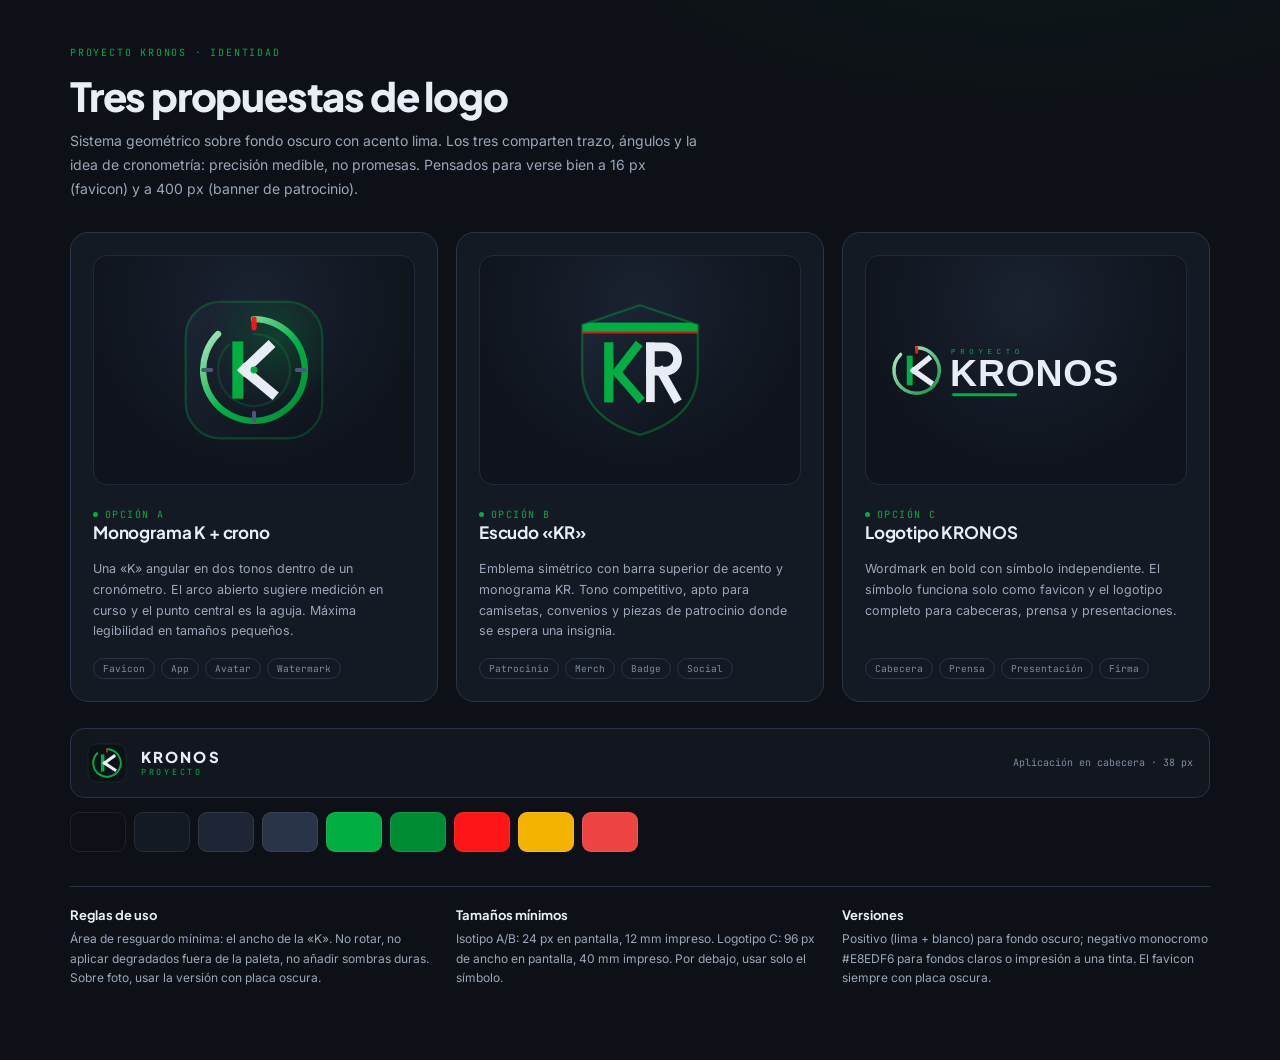
<file: logos.html>
<!DOCTYPE html>
<html lang="es">
<head>
<meta charset="utf-8">
<meta name="viewport" content="width=device-width, initial-scale=1">
<title>Proyecto Kronos — Propuestas de logo</title>
<link href="https://fonts.googleapis.com/css2?family=Plus+Jakarta+Sans:wght@500;600;700;800&family=Inter:wght@400;500;600&family=JetBrains+Mono:wght@400;500&display=swap" rel="stylesheet">
<link rel="icon" type="image/svg+xml" href="favicon.svg">
<style>
  :root{
    --bg:#0D1017; --card:#141A24; --line:#2A3448; --text:#E8EDF6;
    --muted:#9AA6BA; --dim:#7E8BA3; --lime:#00AE42; --gold:#F5B301;
  }
  *{box-sizing:border-box}
  body{
    margin:0; background:
      radial-gradient(900px 420px at 80% -10%, rgba(0,174,66,.06), transparent 60%),
      var(--bg);
    color:var(--text); font-family:'Inter',sans-serif;
  }
  .wrap{max-width:1180px;margin:0 auto;padding:40px 20px 72px}
  .eyebrow{font-family:'JetBrains Mono',monospace;font-size:10px;letter-spacing:.18em;text-transform:uppercase;color:var(--lime)}
  h1{font-family:'Plus Jakarta Sans',sans-serif;font-size:clamp(26px,4vw,40px);font-weight:800;letter-spacing:-.03em;margin:10px 0 8px}
  .lead{color:var(--muted);max-width:70ch;font-size:14px;line-height:1.7;margin:0 0 32px}
  .grid{display:grid;grid-template-columns:repeat(auto-fit,minmax(300px,1fr));gap:18px}
  .card{background:var(--card);border:1px solid var(--line);border-radius:18px;padding:22px;display:flex;flex-direction:column;gap:16px}
  .stage{
    display:flex;align-items:center;justify-content:center;min-height:230px;
    border-radius:14px;border:1px solid #202A3B;
    background:radial-gradient(circle at 50% 20%, #1A2231, #0F141C 70%);
    padding:22px;
  }
  .stage img{max-width:100%;height:auto}
  .stage.icon img{width:148px}
  .stage.word img{width:min(100%,380px)}
  .tag{display:inline-flex;align-items:center;gap:7px;font-family:'JetBrains Mono',monospace;font-size:10px;letter-spacing:.14em;text-transform:uppercase;color:var(--lime)}
  .dot{width:5px;height:5px;border-radius:999px;background:var(--lime)}
  h2{font-family:'Plus Jakarta Sans',sans-serif;font-size:17px;font-weight:700;margin:0;letter-spacing:-.01em}
  p{color:var(--muted);font-size:12.5px;line-height:1.65;margin:0}
  .uses{display:flex;flex-wrap:wrap;gap:6px;margin-top:auto}
  .uses span{font-family:'JetBrains Mono',monospace;font-size:9.5px;color:var(--dim);border:1px solid var(--line);border-radius:999px;padding:3px 9px}
  .row{display:flex;align-items:center;gap:14px;padding:14px 16px;border:1px solid var(--line);border-radius:14px;background:#11161F;margin-top:26px}
  .row img{width:40px;height:40px}
  .row .name{font-family:'Plus Jakarta Sans',sans-serif;font-weight:800;letter-spacing:.14em;font-size:15px}
  .row .sub{font-family:'JetBrains Mono',monospace;font-size:8.5px;letter-spacing:.32em;color:var(--lime);text-transform:uppercase}
  .row .meta{margin-left:auto;font-family:'JetBrains Mono',monospace;font-size:10px;color:var(--dim)}
  .palette{display:flex;gap:8px;margin-top:14px;flex-wrap:wrap}
  .sw{width:56px;height:40px;border-radius:9px;border:1px solid rgba(255,255,255,.08)}
  .notes{margin-top:34px;border-top:1px solid var(--line);padding-top:20px;display:grid;grid-template-columns:repeat(auto-fit,minmax(240px,1fr));gap:18px}
  .notes h3{font-family:'Plus Jakarta Sans',sans-serif;font-size:13px;margin:0 0 6px}
  .notes p{font-size:12px}
  a{color:var(--lime)}
</style>
</head>
<body>
<div class="wrap">
  <span class="eyebrow">Proyecto Kronos · identidad</span>
  <h1>Tres propuestas de logo</h1>
  <p class="lead">Sistema geométrico sobre fondo oscuro con acento lima. Los tres comparten trazo, ángulos y la idea de cronometría: precisión medible, no promesas. Pensados para verse bien a 16&nbsp;px (favicon) y a 400&nbsp;px (banner de patrocinio).</p>

  <div class="grid">
    <article class="card">
      <div class="stage icon"><img src="assets/logo-a.svg" alt="Opción A: monograma K con cronómetro"></div>
      <div>
        <span class="tag"><span class="dot"></span>Opción A</span>
        <h2>Monograma K + crono</h2>
      </div>
      <p>Una «K» angular en dos tonos dentro de un cronómetro. El arco abierto sugiere medición en curso y el punto central es la aguja. Máxima legibilidad en tamaños pequeños.</p>
      <div class="uses"><span>Favicon</span><span>App</span><span>Avatar</span><span>Watermark</span></div>
    </article>

    <article class="card">
      <div class="stage icon"><img src="assets/logo-b.svg" alt="Opción B: emblema KR"></div>
      <div>
        <span class="tag"><span class="dot"></span>Opción B</span>
        <h2>Escudo «KR»</h2>
      </div>
      <p>Emblema simétrico con barra superior de acento y monograma KR. Tono competitivo, apto para camisetas, convenios y piezas de patrocinio donde se espera una insignia.</p>
      <div class="uses"><span>Patrocinio</span><span>Merch</span><span>Badge</span><span>Social</span></div>
    </article>

    <article class="card">
      <div class="stage word"><img src="assets/logo-c.svg" alt="Opción C: logotipo KRONOS con símbolo"></div>
      <div>
        <span class="tag"><span class="dot"></span>Opción C</span>
        <h2>Logotipo KRONOS</h2>
      </div>
      <p>Wordmark en bold con símbolo independiente. El símbolo funciona solo como favicon y el logotipo completo para cabeceras, prensa y presentaciones.</p>
      <div class="uses"><span>Cabecera</span><span>Prensa</span><span>Presentación</span><span>Firma</span></div>
    </article>
  </div>

  <div class="row">
    <img src="assets/symbol-c.svg" alt="Símbolo Kronos">
    <div>
      <div class="name">KRONOS</div>
      <div class="sub">proyecto</div>
    </div>
    <div class="meta">Aplicación en cabecera · 38 px</div>
  </div>

  <div class="palette">
    <div class="sw" style="background:#0D1017" title="Canvas #0D1017"></div>
    <div class="sw" style="background:#141A24" title="Superficie #141A24"></div>
    <div class="sw" style="background:#1E2636" title="Superficie 2 #1E2636"></div>
    <div class="sw" style="background:#2A3448" title="Borde #2A3448"></div>
    <div class="sw" style="background:#00AE42" title="Acento #00AE42"></div>
    <div class="sw" style="background:#008C35" title="Acento oscuro #008C35"></div>
    <div class="sw" style="background:#FE1515" title="Rojo marca #FE1515"></div>
    <div class="sw" style="background:#F5B301" title="Destacado #F5B301"></div>
    <div class="sw" style="background:#EF4444" title="Alerta #EF4444"></div>
  </div>

  <div class="notes">
    <div>
      <h3>Reglas de uso</h3>
      <p>Área de resguardo mínima: el ancho de la «K». No rotar, no aplicar degradados fuera de la paleta, no añadir sombras duras. Sobre foto, usar la versión con placa oscura.</p>
    </div>
    <div>
      <h3>Tamaños mínimos</h3>
      <p>Isotipo A/B: 24 px en pantalla, 12 mm impreso. Logotipo C: 96 px de ancho en pantalla, 40 mm impreso. Por debajo, usar solo el símbolo.</p>
    </div>
    <div>
      <h3>Versiones</h3>
      <p>Positivo (lima + blanco) para fondo oscuro; negativo monocromo #E8EDF6 para fondos claros o impresión a una tinta. El favicon siempre con placa oscura.</p>
    </div>
  </div>
</div>
</body>
</html>
</file>
